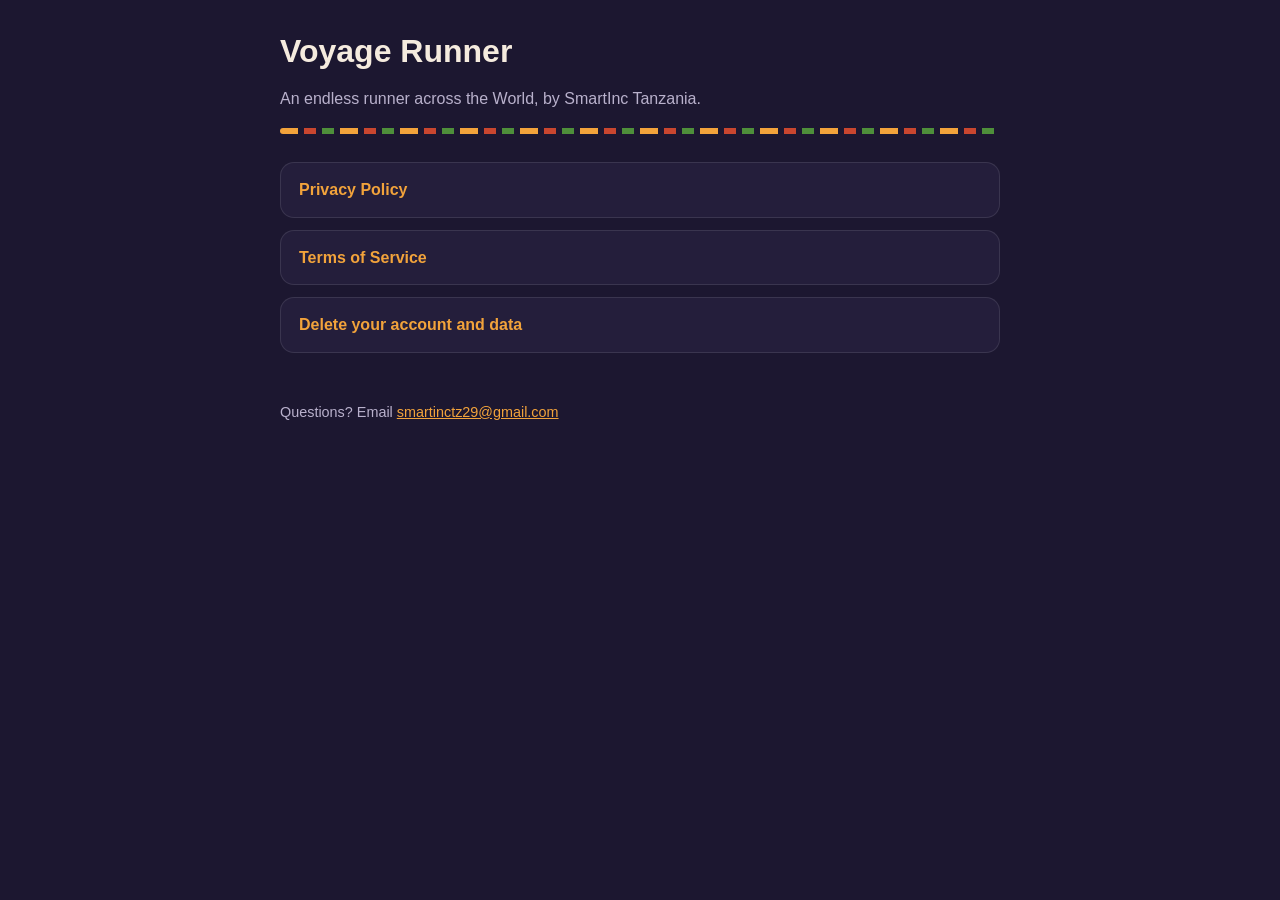
<file: index.html>
<!doctype html>
<html lang="en">
<head>
  <meta charset="utf-8">
  <meta name="viewport" content="width=device-width, initial-scale=1">
  <title>Voyage Runner</title>
  <link rel="stylesheet" href="style.css">
</head>
<body>
  <main class="page">
    <h1>Voyage Runner</h1>
    <p class="muted">An endless runner across the World, by SmartInc Tanzania.</p>
    <div class="kente"></div>
    <nav class="links">
      <a href="privacy.html">Privacy Policy</a>
      <a href="terms.html">Terms of Service</a>
      <a href="delete-account.html">Delete your account and data</a>
    </nav>
    <footer>Questions? Email <a href="mailto:smartinctz29@gmail.com">smartinctz29@gmail.com</a></footer>
  </main>
</body>
</html>
</file>
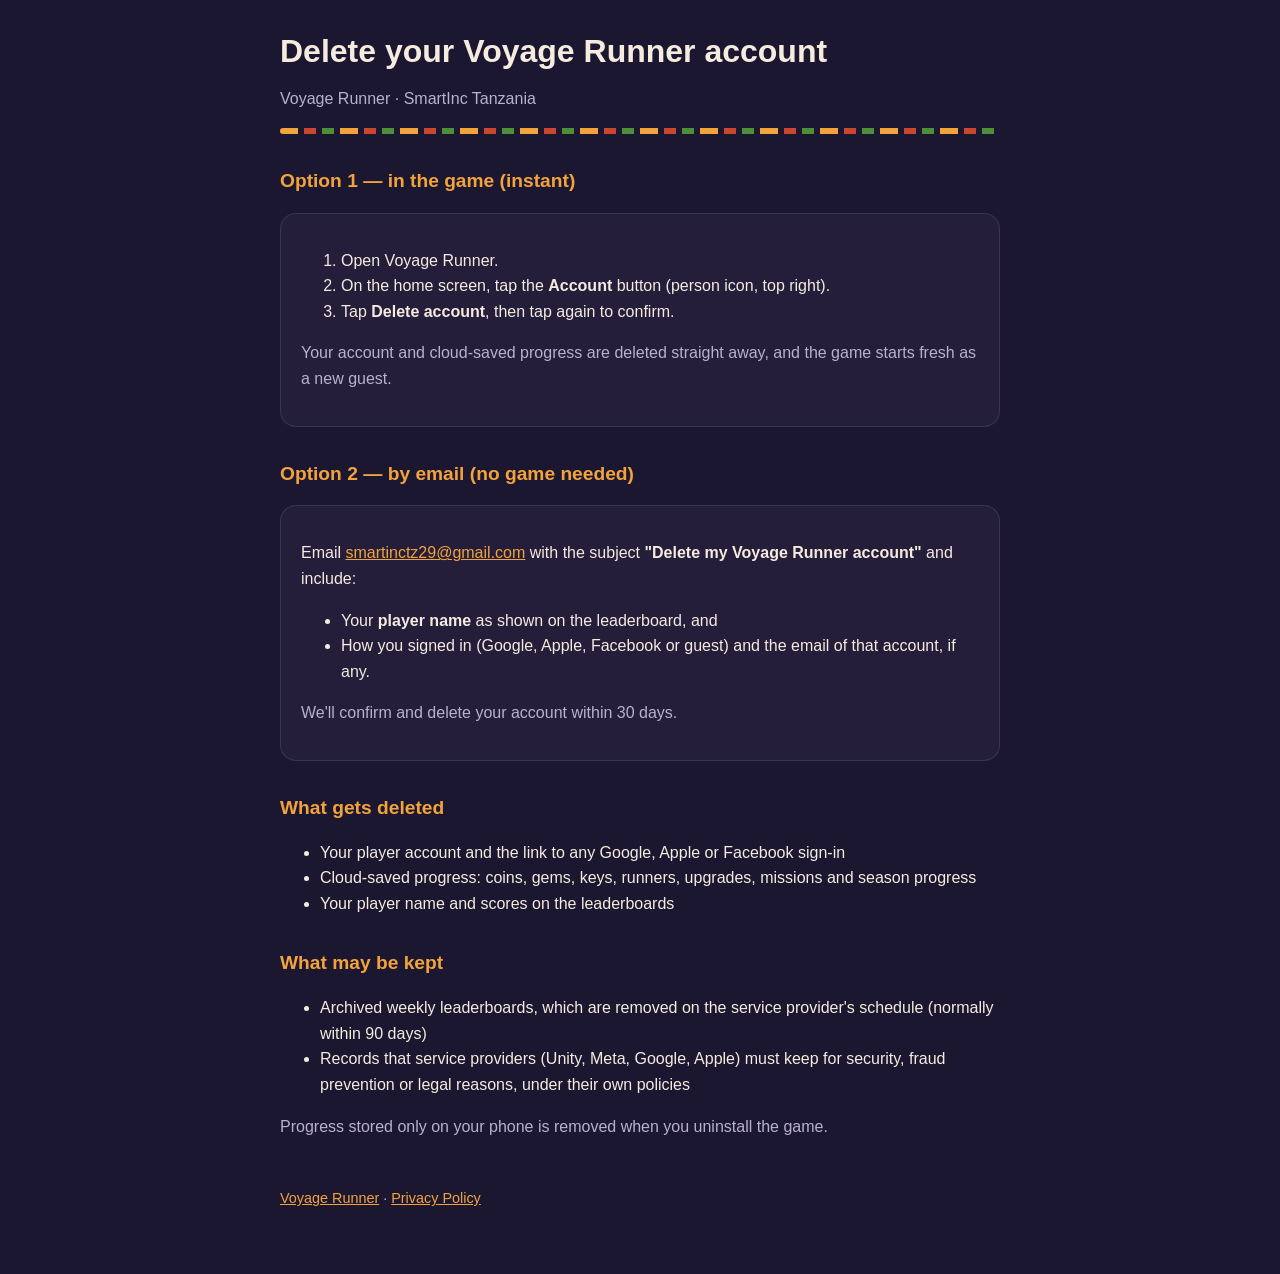
<file: delete-account.html>
<!doctype html>
<html lang="en">
<head>
  <meta charset="utf-8">
  <meta name="viewport" content="width=device-width, initial-scale=1">
  <title>Delete your account · Voyage Runner</title>
  <link rel="stylesheet" href="style.css">
</head>
<body>
  <main class="page">
    <h1>Delete your Voyage Runner account</h1>
    <p class="muted">Voyage Runner · SmartInc Tanzania</p>
    <div class="kente"></div>

    <h2>Option 1 — in the game (instant)</h2>
    <div class="card">
      <ol>
        <li>Open Voyage Runner.</li>
        <li>On the home screen, tap the <b>Account</b> button (person icon, top right).</li>
        <li>Tap <b>Delete account</b>, then tap again to confirm.</li>
      </ol>
      <p class="muted">Your account and cloud-saved progress are deleted straight away, and the game starts fresh as a new guest.</p>
    </div>

    <h2>Option 2 — by email (no game needed)</h2>
    <div class="card">
      <p>Email <a href="mailto:smartinctz29@gmail.com?subject=Delete%20my%20Voyage%20Runner%20account">smartinctz29@gmail.com</a> with the subject <b>"Delete my Voyage Runner account"</b> and include:</p>
      <ul>
        <li>Your <b>player name</b> as shown on the leaderboard, and</li>
        <li>How you signed in (Google, Apple, Facebook or guest) and the email of that account, if any.</li>
      </ul>
      <p class="muted">We'll confirm and delete your account within 30 days.</p>
    </div>

    <h2>What gets deleted</h2>
    <ul>
      <li>Your player account and the link to any Google, Apple or Facebook sign-in</li>
      <li>Cloud-saved progress: coins, gems, keys, runners, upgrades, missions and season progress</li>
      <li>Your player name and scores on the leaderboards</li>
    </ul>

    <h2>What may be kept</h2>
    <ul>
      <li>Archived weekly leaderboards, which are removed on the service provider's schedule (normally within 90 days)</li>
      <li>Records that service providers (Unity, Meta, Google, Apple) must keep for security, fraud prevention or legal reasons, under their own policies</li>
    </ul>
    <p class="muted">Progress stored only on your phone is removed when you uninstall the game.</p>

    <footer><a href="index.html">Voyage Runner</a> · <a href="privacy.html">Privacy Policy</a></footer>
  </main>
</body>
</html>
</file>
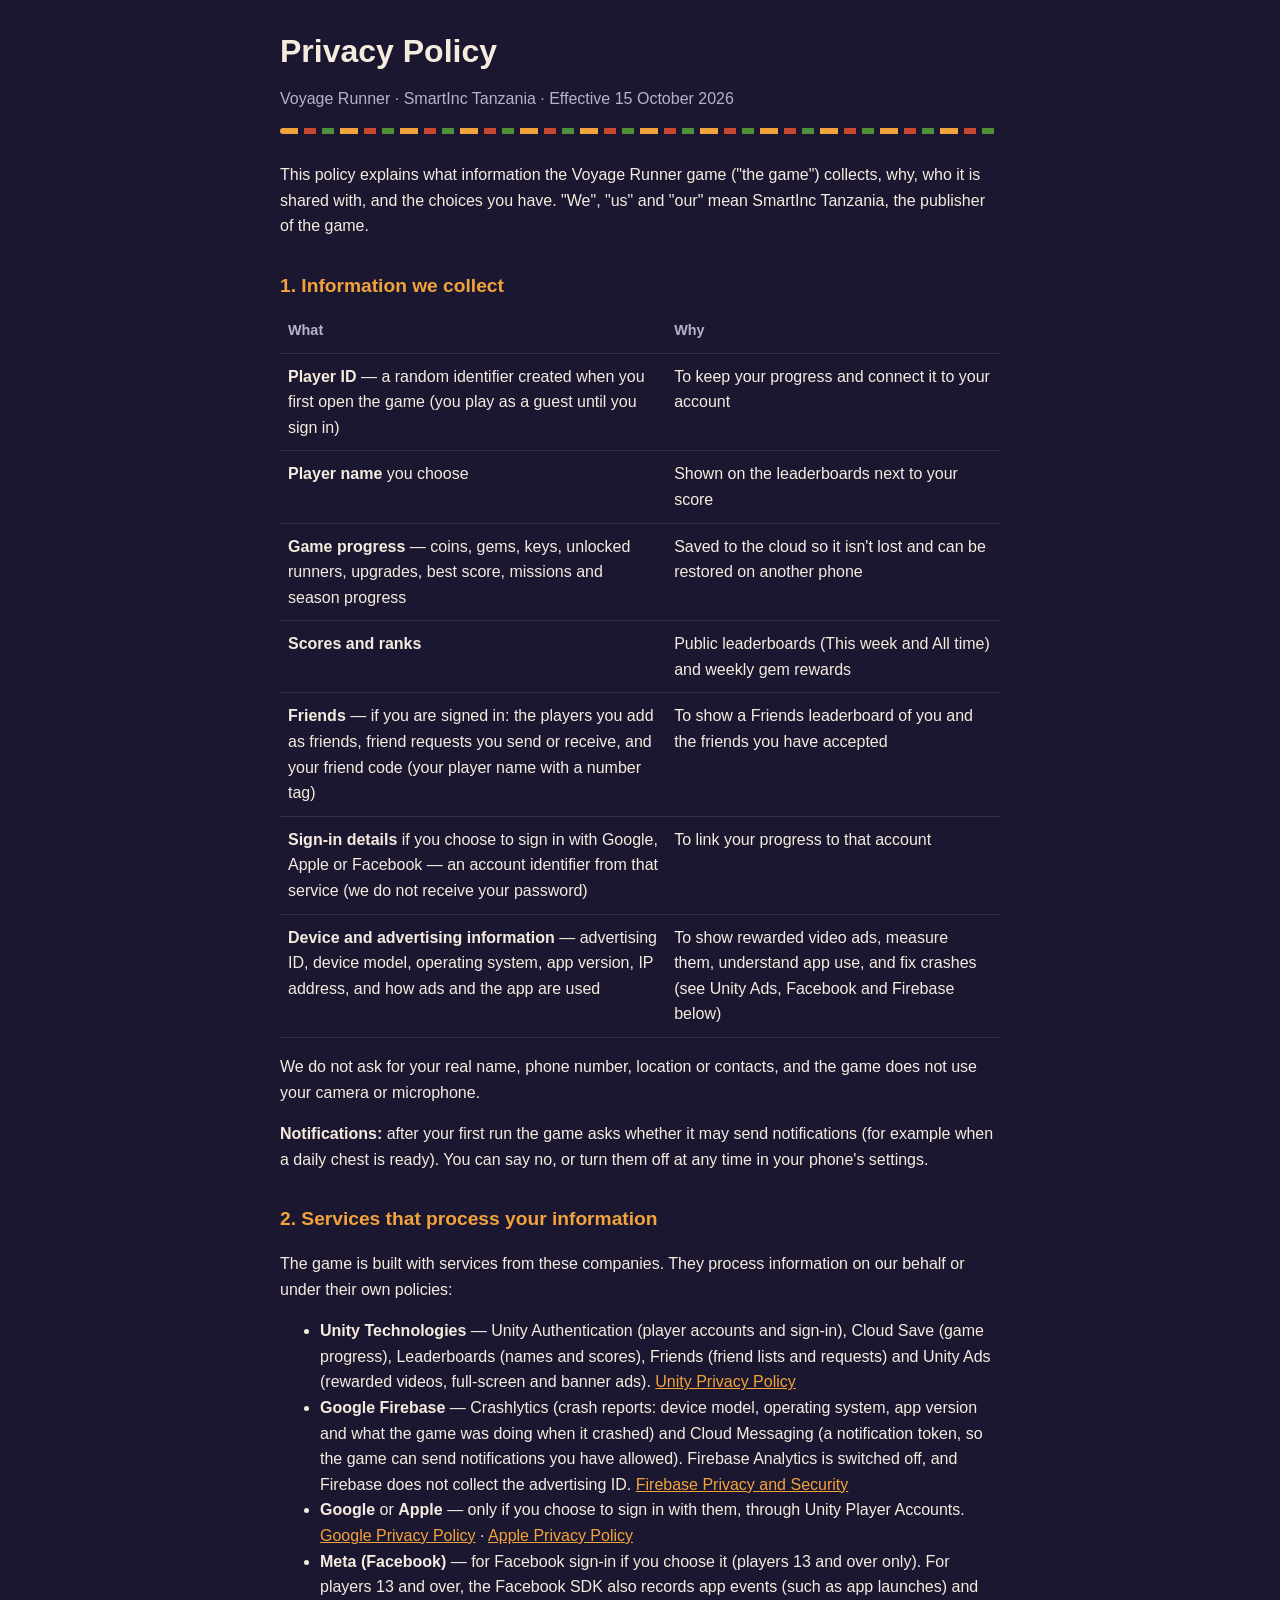
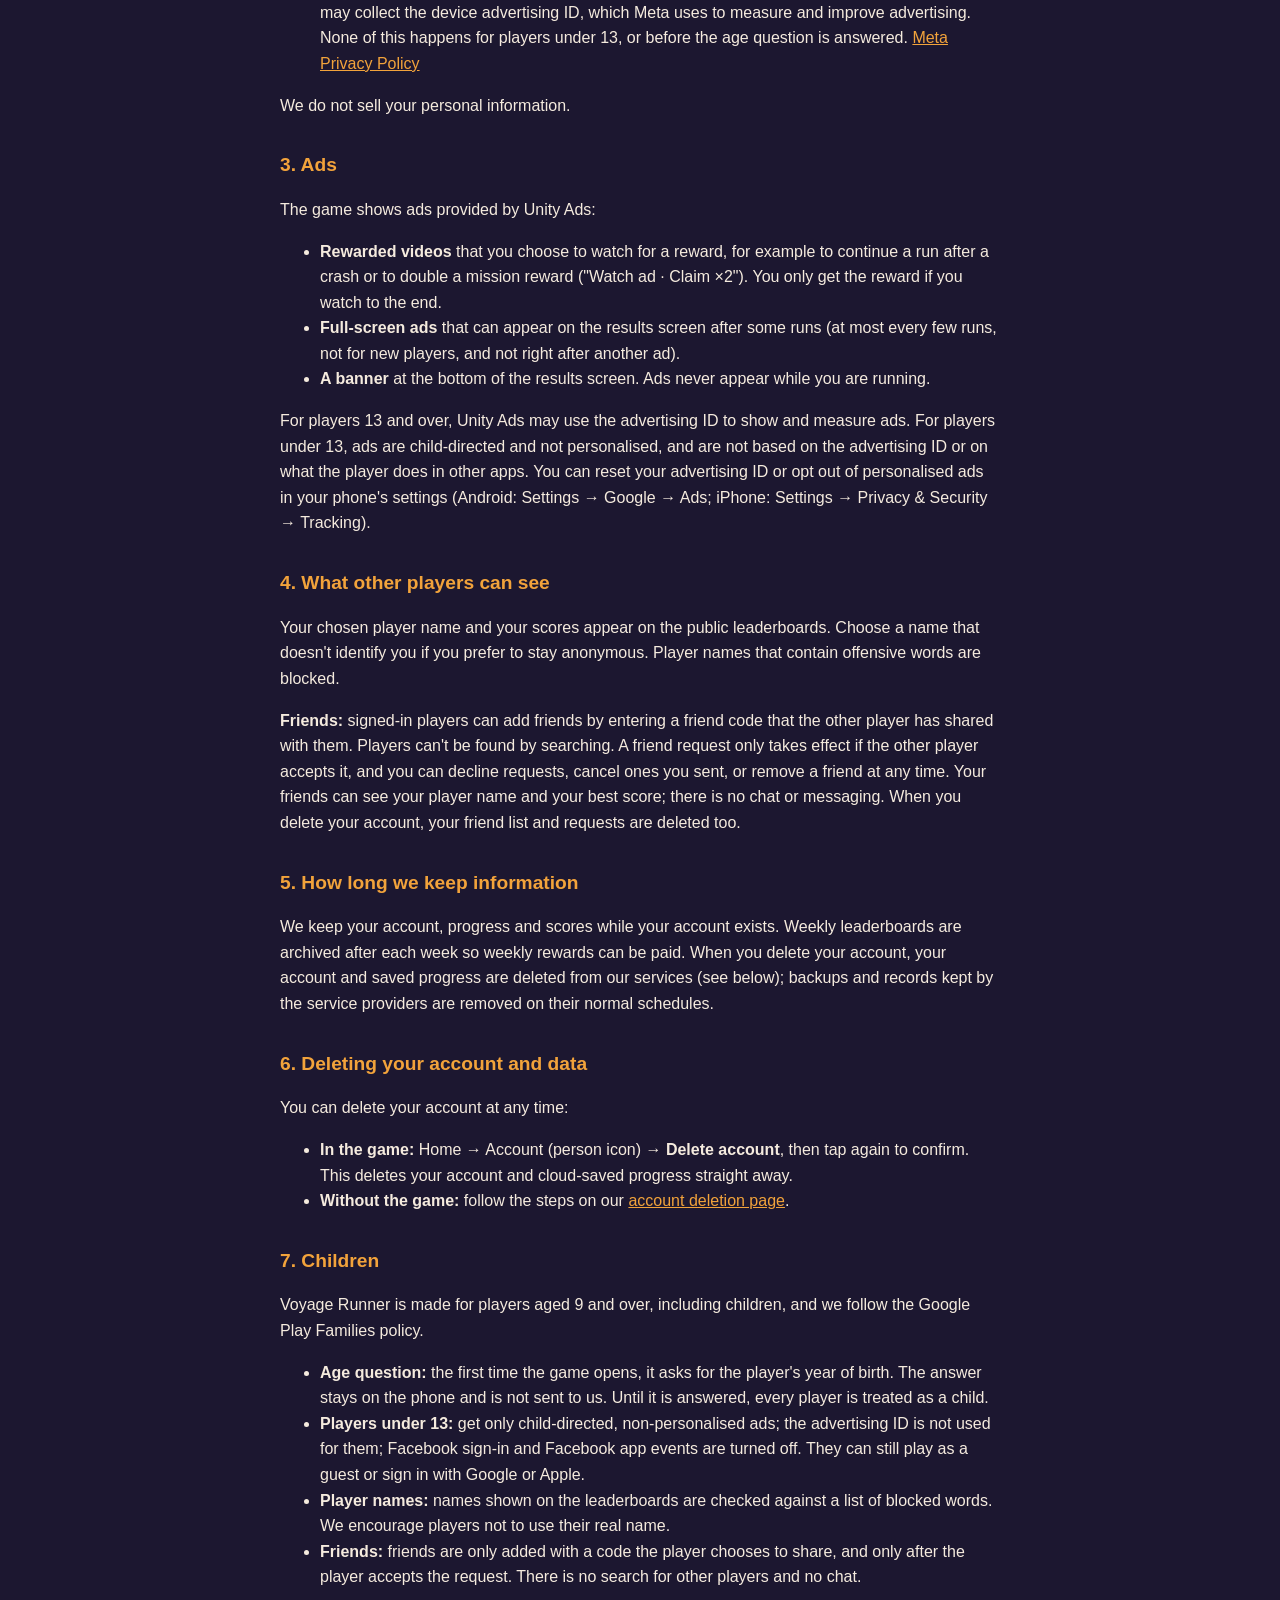
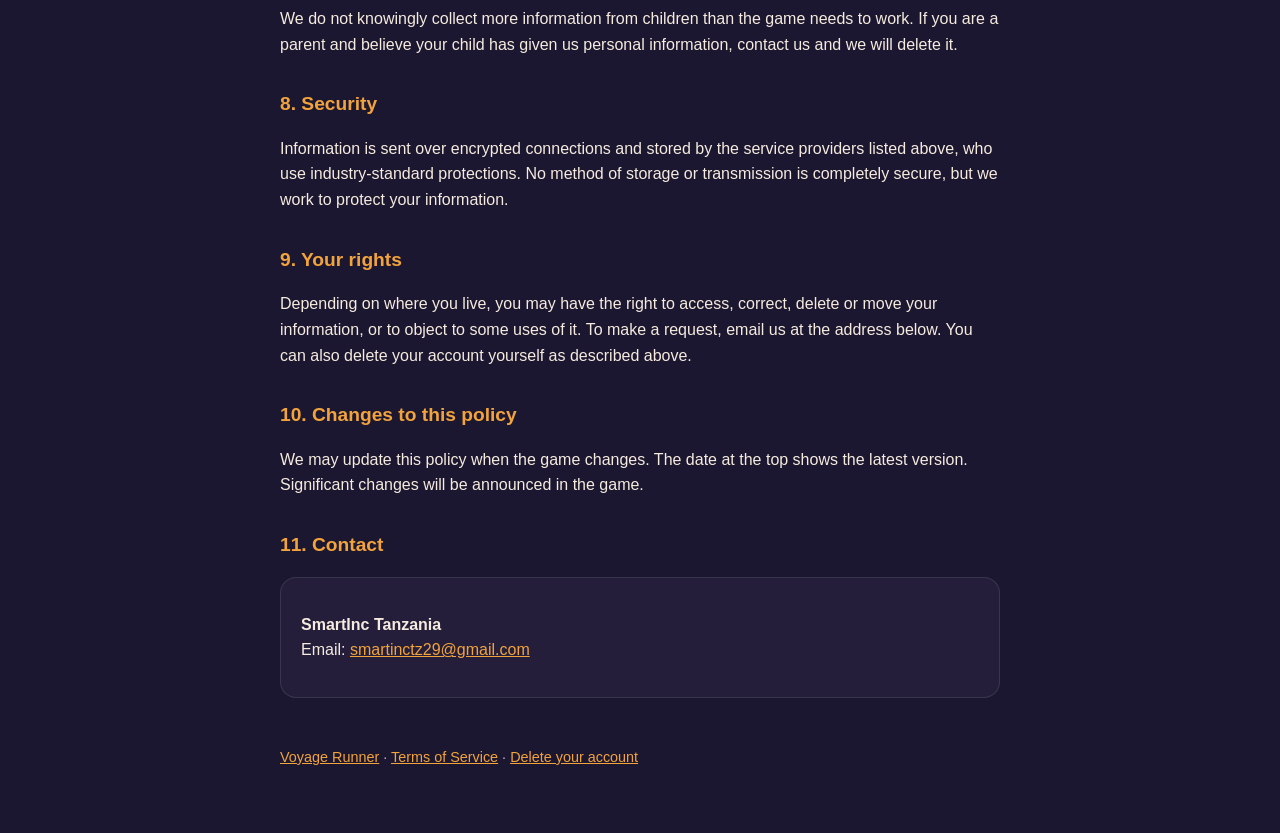
<file: privacy.html>
<!doctype html>
<html lang="en">
<head>
  <meta charset="utf-8">
  <meta name="viewport" content="width=device-width, initial-scale=1">
  <title>Privacy Policy · Voyage Runner</title>
  <link rel="stylesheet" href="style.css">
</head>
<body>
  <main class="page">
    <h1>Privacy Policy</h1>
    <p class="muted">Voyage Runner · SmartInc Tanzania · Effective 15 October 2026</p>
    <div class="kente"></div>

    <p>This policy explains what information the Voyage Runner game ("the game") collects, why, who it is shared with, and the choices you have. "We", "us" and "our" mean SmartInc Tanzania, the publisher of the game.</p>

    <h2>1. Information we collect</h2>
    <table>
      <tr><th>What</th><th>Why</th></tr>
      <tr><td><b>Player ID</b> — a random identifier created when you first open the game (you play as a guest until you sign in)</td><td>To keep your progress and connect it to your account</td></tr>
      <tr><td><b>Player name</b> you choose</td><td>Shown on the leaderboards next to your score</td></tr>
      <tr><td><b>Game progress</b> — coins, gems, keys, unlocked runners, upgrades, best score, missions and season progress</td><td>Saved to the cloud so it isn't lost and can be restored on another phone</td></tr>
      <tr><td><b>Scores and ranks</b></td><td>Public leaderboards (This week and All time) and weekly gem rewards</td></tr>
      <tr><td><b>Friends</b> — if you are signed in: the players you add as friends, friend requests you send or receive, and your friend code (your player name with a number tag)</td><td>To show a Friends leaderboard of you and the friends you have accepted</td></tr>
      <tr><td><b>Sign-in details</b> if you choose to sign in with Google, Apple or Facebook — an account identifier from that service (we do not receive your password)</td><td>To link your progress to that account</td></tr>
      <tr><td><b>Device and advertising information</b> — advertising ID, device model, operating system, app version, IP address, and how ads and the app are used</td><td>To show rewarded video ads, measure them, understand app use, and fix crashes (see Unity Ads, Facebook and Firebase below)</td></tr>
    </table>
    <p>We do not ask for your real name, phone number, location or contacts, and the game does not use your camera or microphone.</p>
    <p><b>Notifications:</b> after your first run the game asks whether it may send notifications (for example when a daily chest is ready). You can say no, or turn them off at any time in your phone's settings.</p>

    <h2>2. Services that process your information</h2>
    <p>The game is built with services from these companies. They process information on our behalf or under their own policies:</p>
    <ul>
      <li><b>Unity Technologies</b> — Unity Authentication (player accounts and sign-in), Cloud Save (game progress), Leaderboards (names and scores), Friends (friend lists and requests) and Unity Ads (rewarded videos, full-screen and banner ads). <a href="https://unity.com/legal/privacy-policy">Unity Privacy Policy</a></li>
      <li><b>Google Firebase</b> — Crashlytics (crash reports: device model, operating system, app version and what the game was doing when it crashed) and Cloud Messaging (a notification token, so the game can send notifications you have allowed). Firebase Analytics is switched off, and Firebase does not collect the advertising ID. <a href="https://firebase.google.com/support/privacy">Firebase Privacy and Security</a></li>
      <li><b>Google</b> or <b>Apple</b> — only if you choose to sign in with them, through Unity Player Accounts. <a href="https://policies.google.com/privacy">Google Privacy Policy</a> · <a href="https://www.apple.com/legal/privacy/">Apple Privacy Policy</a></li>
      <li><b>Meta (Facebook)</b> — for Facebook sign-in if you choose it (players 13 and over only). For players 13 and over, the Facebook SDK also records app events (such as app launches) and may collect the device advertising ID, which Meta uses to measure and improve advertising. None of this happens for players under 13, or before the age question is answered. <a href="https://www.facebook.com/privacy/policy/">Meta Privacy Policy</a></li>
    </ul>
    <p>We do not sell your personal information.</p>

    <h2>3. Ads</h2>
    <p>The game shows ads provided by Unity Ads:</p>
    <ul>
      <li><b>Rewarded videos</b> that you choose to watch for a reward, for example to continue a run after a crash or to double a mission reward ("Watch ad · Claim ×2"). You only get the reward if you watch to the end.</li>
      <li><b>Full-screen ads</b> that can appear on the results screen after some runs (at most every few runs, not for new players, and not right after another ad).</li>
      <li><b>A banner</b> at the bottom of the results screen. Ads never appear while you are running.</li>
    </ul>
    <p>For players 13 and over, Unity Ads may use the advertising ID to show and measure ads. For players under 13, ads are child-directed and not personalised, and are not based on the advertising ID or on what the player does in other apps. You can reset your advertising ID or opt out of personalised ads in your phone's settings (Android: Settings → Google → Ads; iPhone: Settings → Privacy &amp; Security → Tracking).</p>

    <h2>4. What other players can see</h2>
    <p>Your chosen player name and your scores appear on the public leaderboards. Choose a name that doesn't identify you if you prefer to stay anonymous. Player names that contain offensive words are blocked.</p>
    <p><b>Friends:</b> signed-in players can add friends by entering a friend code that the other player has shared with them. Players can't be found by searching. A friend request only takes effect if the other player accepts it, and you can decline requests, cancel ones you sent, or remove a friend at any time. Your friends can see your player name and your best score; there is no chat or messaging. When you delete your account, your friend list and requests are deleted too.</p>

    <h2>5. How long we keep information</h2>
    <p>We keep your account, progress and scores while your account exists. Weekly leaderboards are archived after each week so weekly rewards can be paid. When you delete your account, your account and saved progress are deleted from our services (see below); backups and records kept by the service providers are removed on their normal schedules.</p>

    <h2>6. Deleting your account and data</h2>
    <p>You can delete your account at any time:</p>
    <ul>
      <li><b>In the game:</b> Home → Account (person icon) → <b>Delete account</b>, then tap again to confirm. This deletes your account and cloud-saved progress straight away.</li>
      <li><b>Without the game:</b> follow the steps on our <a href="delete-account.html">account deletion page</a>.</li>
    </ul>

    <h2>7. Children</h2>
    <p>Voyage Runner is made for players aged 9 and over, including children, and we follow the Google Play Families policy.</p>
    <ul>
      <li><b>Age question:</b> the first time the game opens, it asks for the player's year of birth. The answer stays on the phone and is not sent to us. Until it is answered, every player is treated as a child.</li>
      <li><b>Players under 13:</b> get only child-directed, non-personalised ads; the advertising ID is not used for them; Facebook sign-in and Facebook app events are turned off. They can still play as a guest or sign in with Google or Apple.</li>
      <li><b>Player names:</b> names shown on the leaderboards are checked against a list of blocked words. We encourage players not to use their real name.</li>
      <li><b>Friends:</b> friends are only added with a code the player chooses to share, and only after the player accepts the request. There is no search for other players and no chat.</li>
    </ul>
    <p>We do not knowingly collect more information from children than the game needs to work. If you are a parent and believe your child has given us personal information, contact us and we will delete it.</p>

    <h2>8. Security</h2>
    <p>Information is sent over encrypted connections and stored by the service providers listed above, who use industry-standard protections. No method of storage or transmission is completely secure, but we work to protect your information.</p>

    <h2>9. Your rights</h2>
    <p>Depending on where you live, you may have the right to access, correct, delete or move your information, or to object to some uses of it. To make a request, email us at the address below. You can also delete your account yourself as described above.</p>

    <h2>10. Changes to this policy</h2>
    <p>We may update this policy when the game changes. The date at the top shows the latest version. Significant changes will be announced in the game.</p>

    <h2>11. Contact</h2>
    <div class="card">
      <p><b>SmartInc Tanzania</b><br>Email: <a href="mailto:smartinctz29@gmail.com">smartinctz29@gmail.com</a></p>
    </div>

    <footer><a href="index.html">Voyage Runner</a> · <a href="terms.html">Terms of Service</a> · <a href="delete-account.html">Delete your account</a></footer>
  </main>
</body>
</html>
</file>
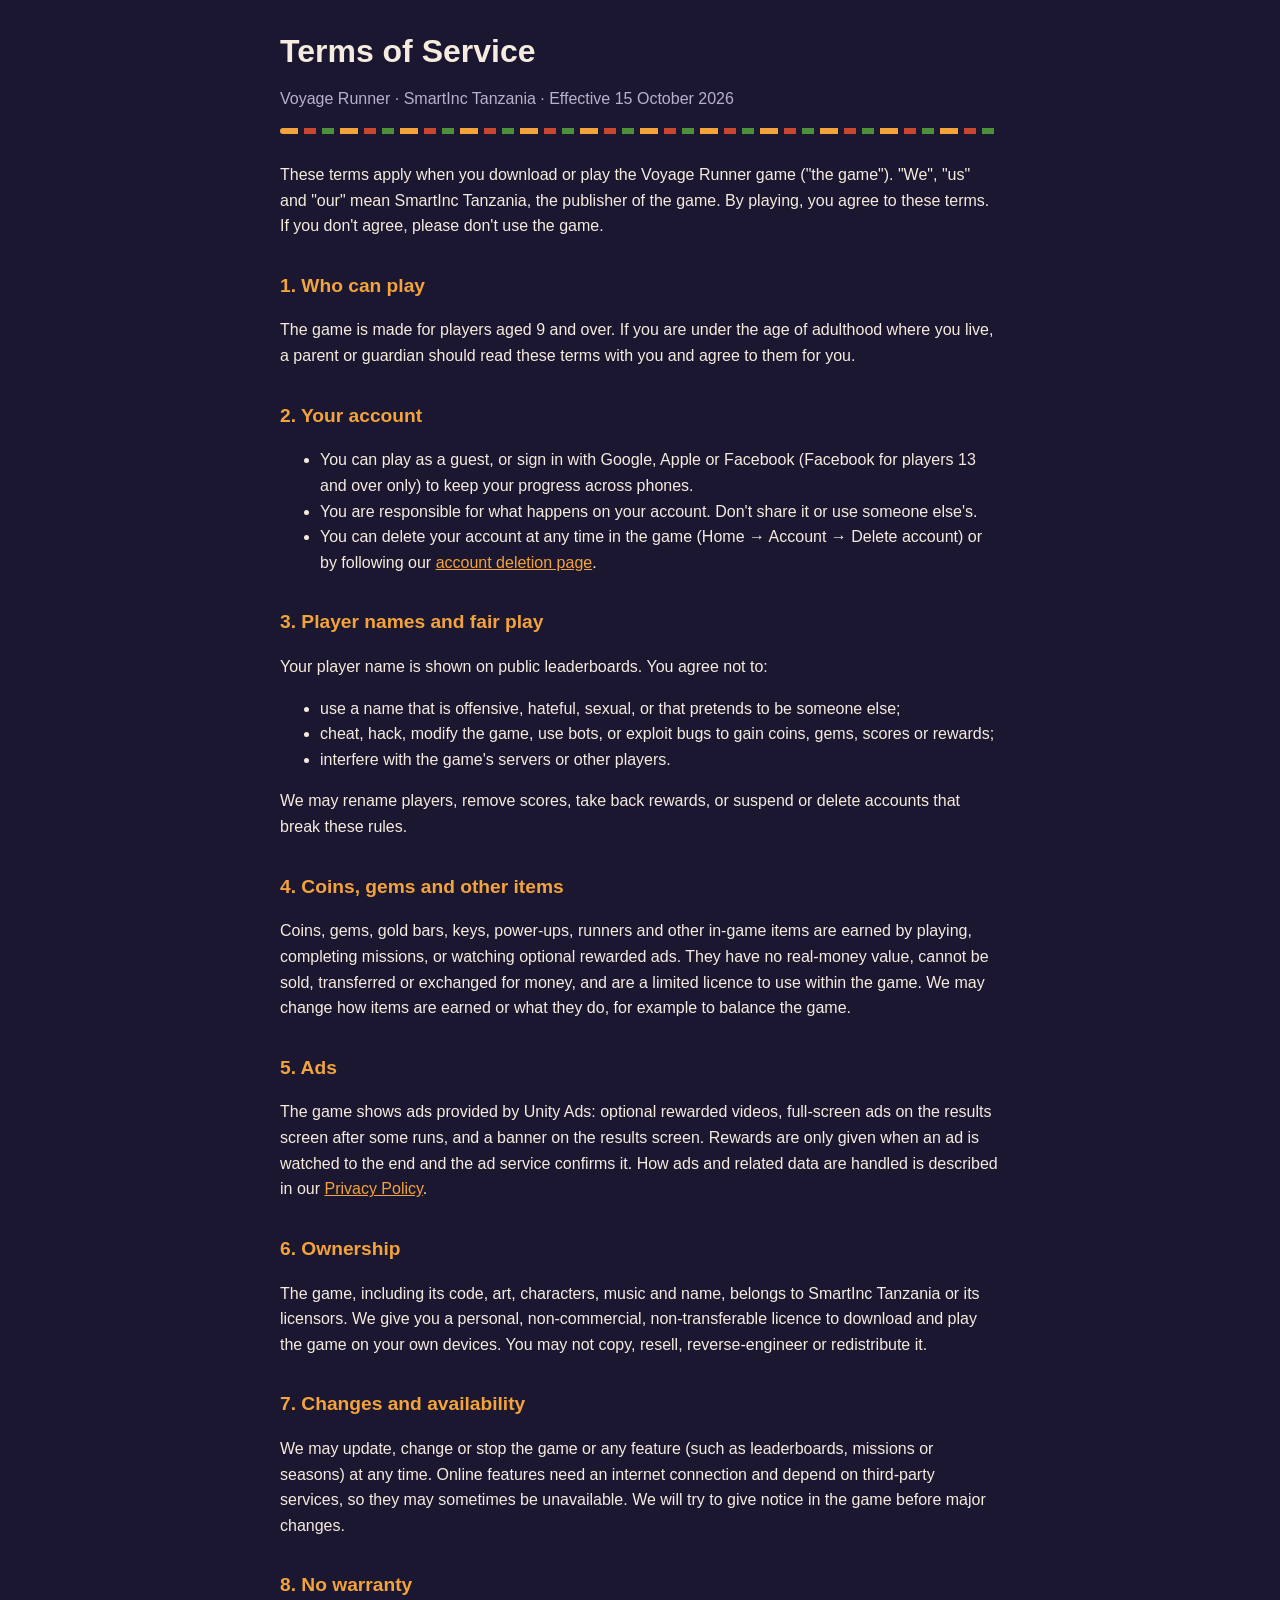
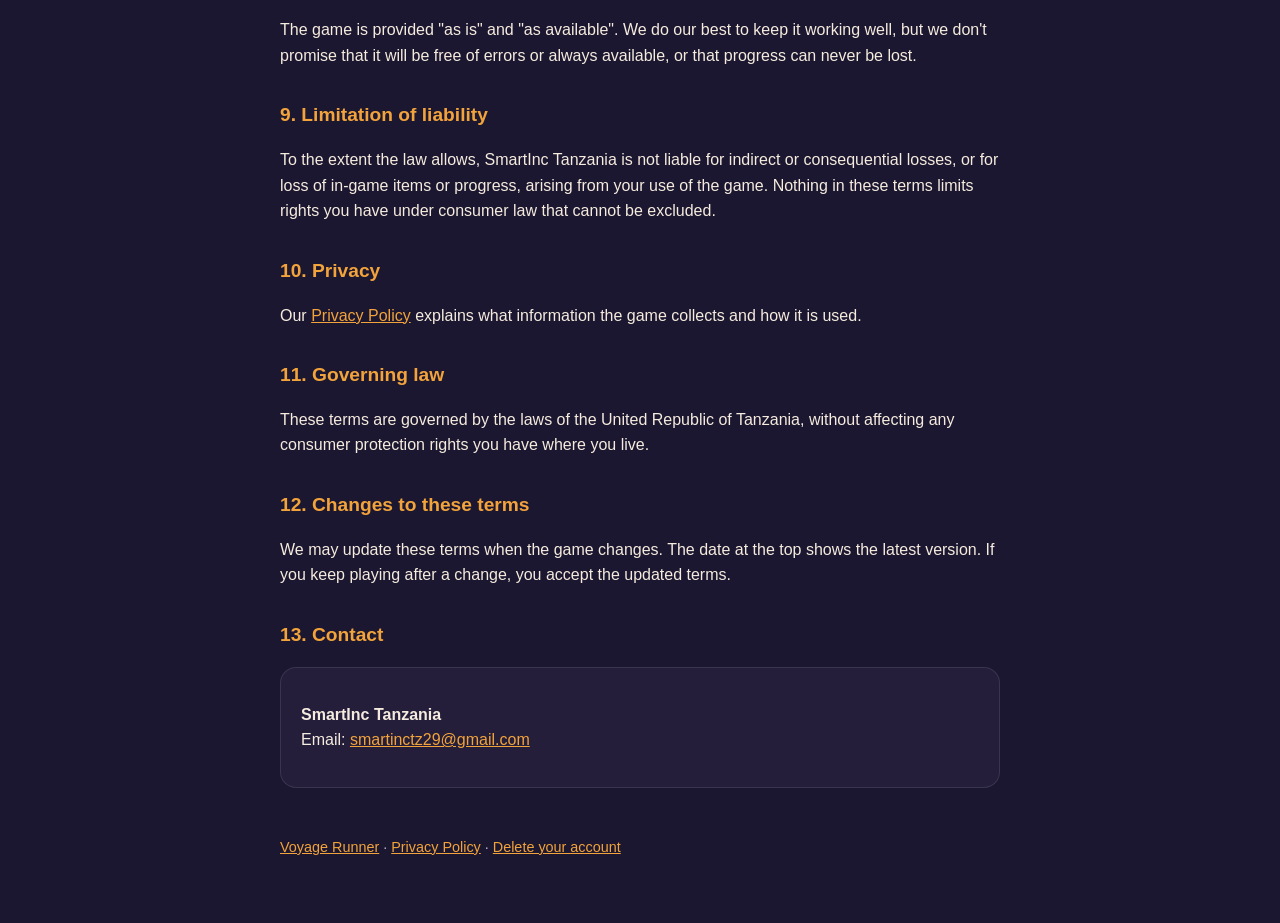
<file: terms.html>
<!doctype html>
<html lang="en">
<head>
  <meta charset="utf-8">
  <meta name="viewport" content="width=device-width, initial-scale=1">
  <title>Terms of Service · Voyage Runner</title>
  <link rel="stylesheet" href="style.css">
</head>
<body>
  <main class="page">
    <h1>Terms of Service</h1>
    <p class="muted">Voyage Runner · SmartInc Tanzania · Effective 15 October 2026</p>
    <div class="kente"></div>

    <p>These terms apply when you download or play the Voyage Runner game ("the game"). "We", "us" and "our" mean SmartInc Tanzania, the publisher of the game. By playing, you agree to these terms. If you don't agree, please don't use the game.</p>

    <h2>1. Who can play</h2>
    <p>The game is made for players aged 9 and over. If you are under the age of adulthood where you live, a parent or guardian should read these terms with you and agree to them for you.</p>

    <h2>2. Your account</h2>
    <ul>
      <li>You can play as a guest, or sign in with Google, Apple or Facebook (Facebook for players 13 and over only) to keep your progress across phones.</li>
      <li>You are responsible for what happens on your account. Don't share it or use someone else's.</li>
      <li>You can delete your account at any time in the game (Home → Account → Delete account) or by following our <a href="delete-account.html">account deletion page</a>.</li>
    </ul>

    <h2>3. Player names and fair play</h2>
    <p>Your player name is shown on public leaderboards. You agree not to:</p>
    <ul>
      <li>use a name that is offensive, hateful, sexual, or that pretends to be someone else;</li>
      <li>cheat, hack, modify the game, use bots, or exploit bugs to gain coins, gems, scores or rewards;</li>
      <li>interfere with the game's servers or other players.</li>
    </ul>
    <p>We may rename players, remove scores, take back rewards, or suspend or delete accounts that break these rules.</p>

    <h2>4. Coins, gems and other items</h2>
    <p>Coins, gems, gold bars, keys, power-ups, runners and other in-game items are earned by playing, completing missions, or watching optional rewarded ads. They have no real-money value, cannot be sold, transferred or exchanged for money, and are a limited licence to use within the game. We may change how items are earned or what they do, for example to balance the game.</p>

    <h2>5. Ads</h2>
    <p>The game shows ads provided by Unity Ads: optional rewarded videos, full-screen ads on the results screen after some runs, and a banner on the results screen. Rewards are only given when an ad is watched to the end and the ad service confirms it. How ads and related data are handled is described in our <a href="privacy.html">Privacy Policy</a>.</p>

    <h2>6. Ownership</h2>
    <p>The game, including its code, art, characters, music and name, belongs to SmartInc Tanzania or its licensors. We give you a personal, non-commercial, non-transferable licence to download and play the game on your own devices. You may not copy, resell, reverse-engineer or redistribute it.</p>

    <h2>7. Changes and availability</h2>
    <p>We may update, change or stop the game or any feature (such as leaderboards, missions or seasons) at any time. Online features need an internet connection and depend on third-party services, so they may sometimes be unavailable. We will try to give notice in the game before major changes.</p>

    <h2>8. No warranty</h2>
    <p>The game is provided "as is" and "as available". We do our best to keep it working well, but we don't promise that it will be free of errors or always available, or that progress can never be lost.</p>

    <h2>9. Limitation of liability</h2>
    <p>To the extent the law allows, SmartInc Tanzania is not liable for indirect or consequential losses, or for loss of in-game items or progress, arising from your use of the game. Nothing in these terms limits rights you have under consumer law that cannot be excluded.</p>

    <h2>10. Privacy</h2>
    <p>Our <a href="privacy.html">Privacy Policy</a> explains what information the game collects and how it is used.</p>

    <h2>11. Governing law</h2>
    <p>These terms are governed by the laws of the United Republic of Tanzania, without affecting any consumer protection rights you have where you live.</p>

    <h2>12. Changes to these terms</h2>
    <p>We may update these terms when the game changes. The date at the top shows the latest version. If you keep playing after a change, you accept the updated terms.</p>

    <h2>13. Contact</h2>
    <div class="card">
      <p><b>SmartInc Tanzania</b><br>Email: <a href="mailto:smartinctz29@gmail.com">smartinctz29@gmail.com</a></p>
    </div>

    <footer><a href="index.html">Voyage Runner</a> · <a href="privacy.html">Privacy Policy</a> · <a href="delete-account.html">Delete your account</a></footer>
  </main>
</body>
</html>
</file>
<file: style.css>
:root {
  --bg: #1c1730;
  --card: #241e3b;
  --text: #f5ebde;
  --muted: #b9b1cc;
  --accent: #f2a33b;
  --line: rgba(255, 255, 255, 0.1);
}

* { box-sizing: border-box; }

body {
  margin: 0;
  background: var(--bg);
  color: var(--text);
  font: 16px/1.6 -apple-system, BlinkMacSystemFont, "Segoe UI", Roboto, Helvetica, Arial, sans-serif;
}

.page {
  max-width: 760px;
  margin: 0 auto;
  padding: 32px 20px 64px;
}

.kente {
  height: 6px;
  margin: 16px 0 28px;
  background: repeating-linear-gradient(90deg, #f2a33b 0 18px, transparent 18px 24px, #c9462f 24px 36px, transparent 36px 42px, #4e8f3a 42px 54px, transparent 54px 60px);
  border-radius: 3px;
}

h1 { font-size: 2rem; line-height: 1.2; margin: 0; }
h2 { font-size: 1.2rem; margin: 2rem 0 0.5rem; color: var(--accent); }
p, li { color: var(--text); }
.muted { color: var(--muted); }
a { color: var(--accent); }

.card {
  background: var(--card);
  border: 1px solid var(--line);
  border-radius: 16px;
  padding: 18px 20px;
  margin: 16px 0;
}

table { width: 100%; border-collapse: collapse; margin: 8px 0; }
th, td { text-align: left; vertical-align: top; padding: 10px 8px; border-bottom: 1px solid var(--line); }
th { color: var(--muted); font-weight: 600; font-size: 0.9rem; }

.links a { display: block; padding: 14px 18px; margin: 12px 0; background: var(--card); border: 1px solid var(--line); border-radius: 14px; text-decoration: none; font-weight: 600; }

footer { margin-top: 48px; font-size: 0.9rem; color: var(--muted); }
</file>
